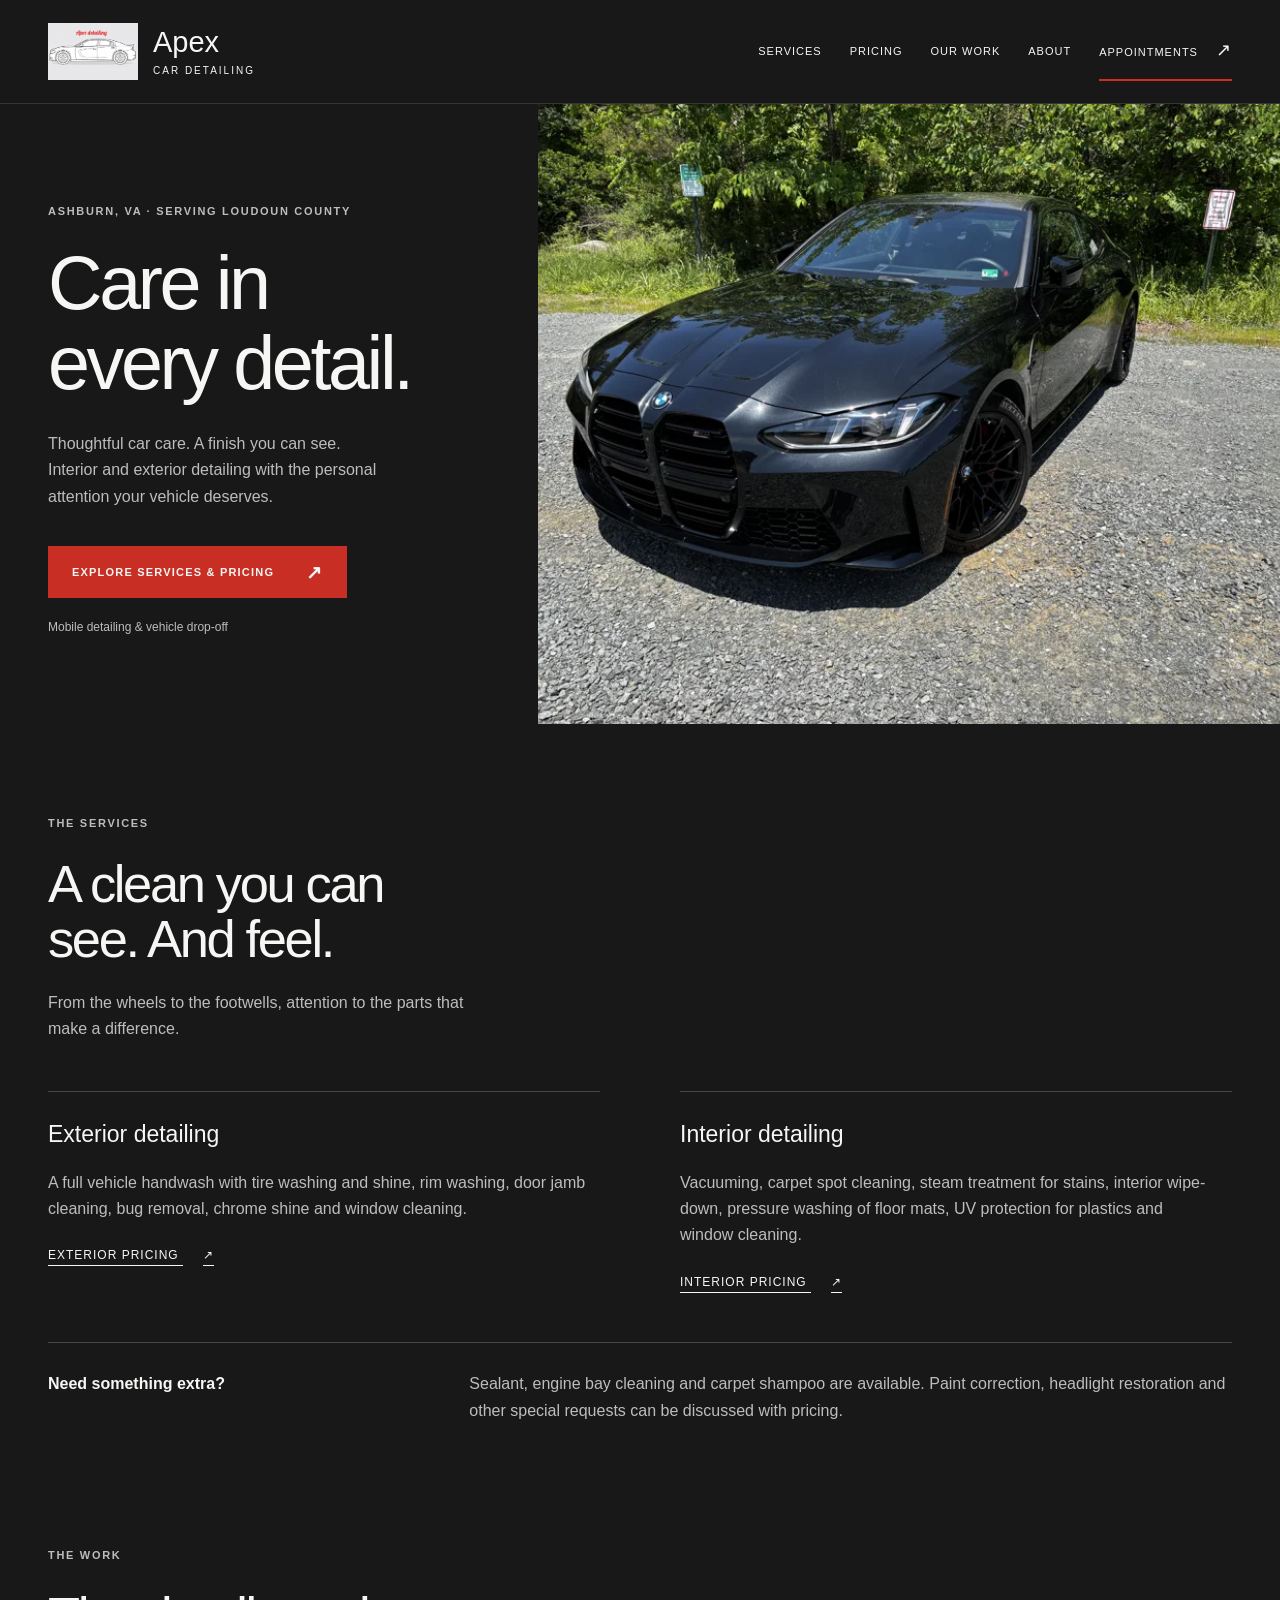
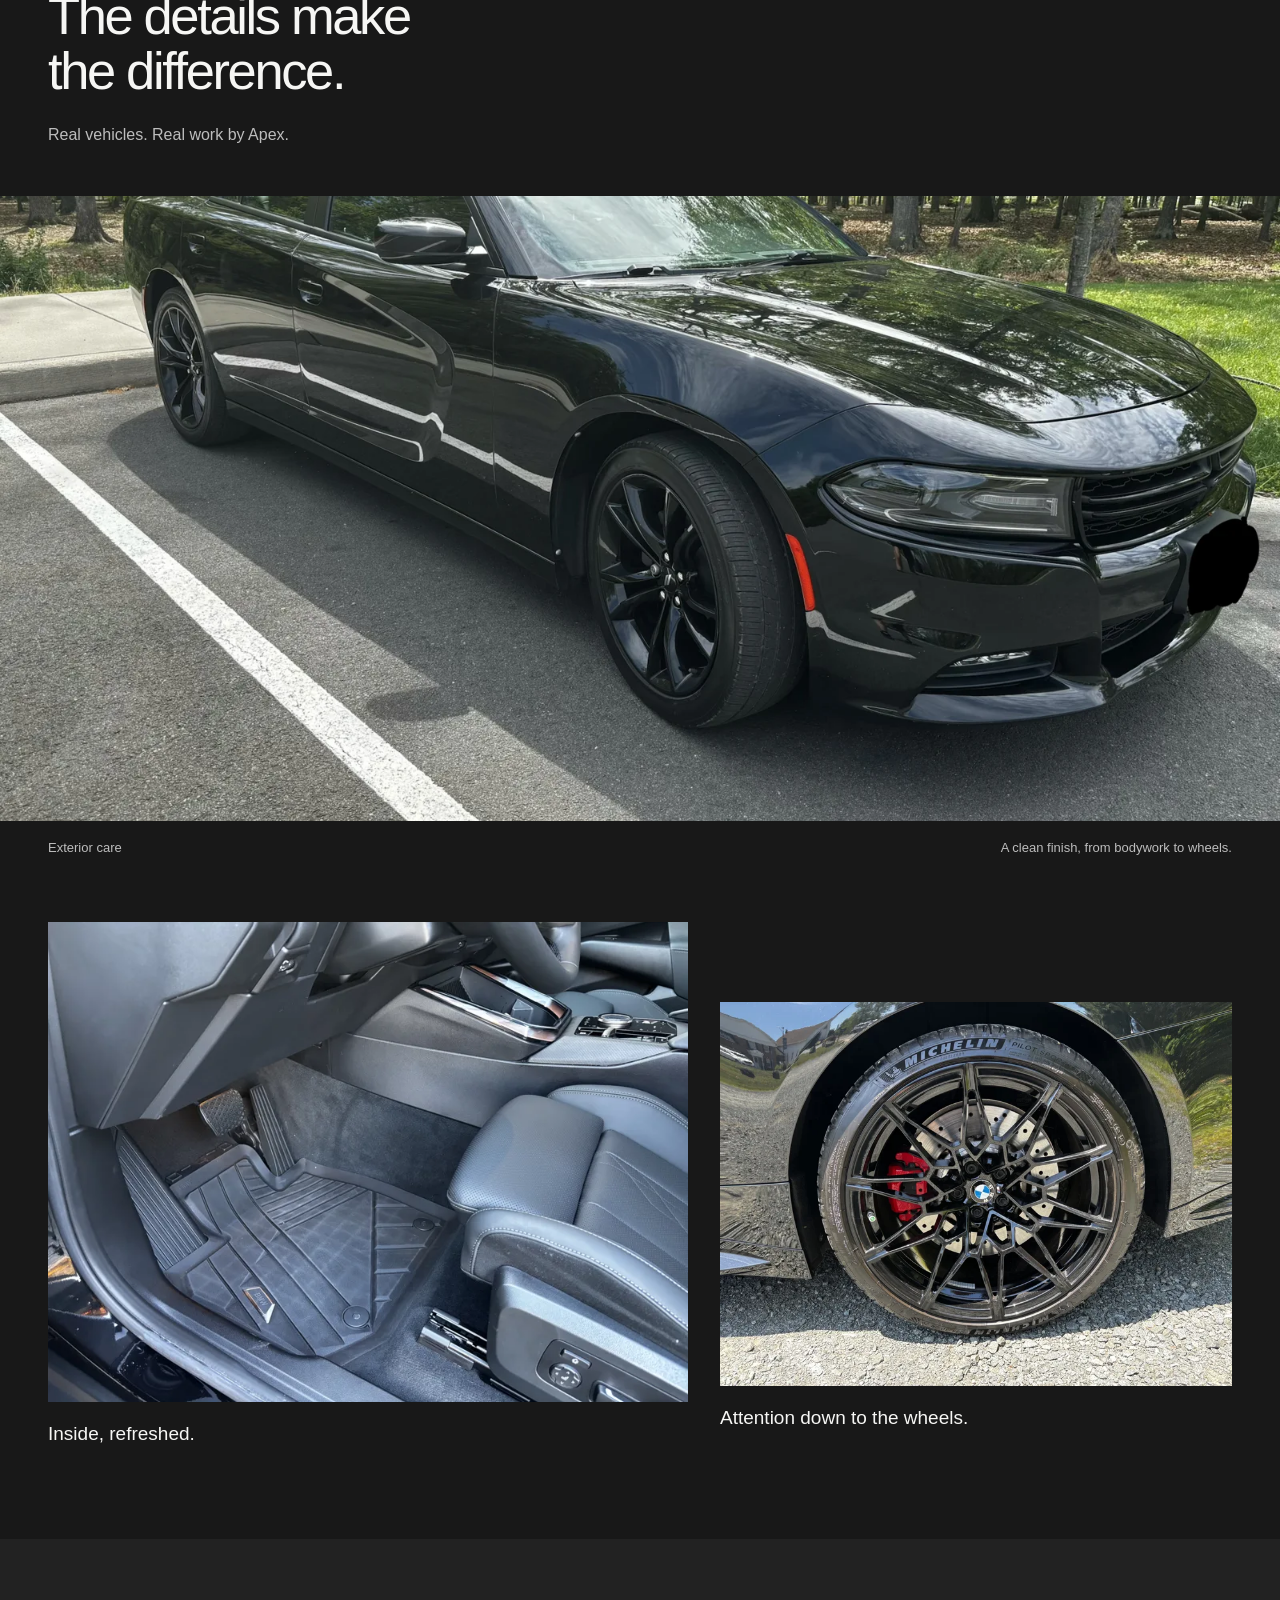
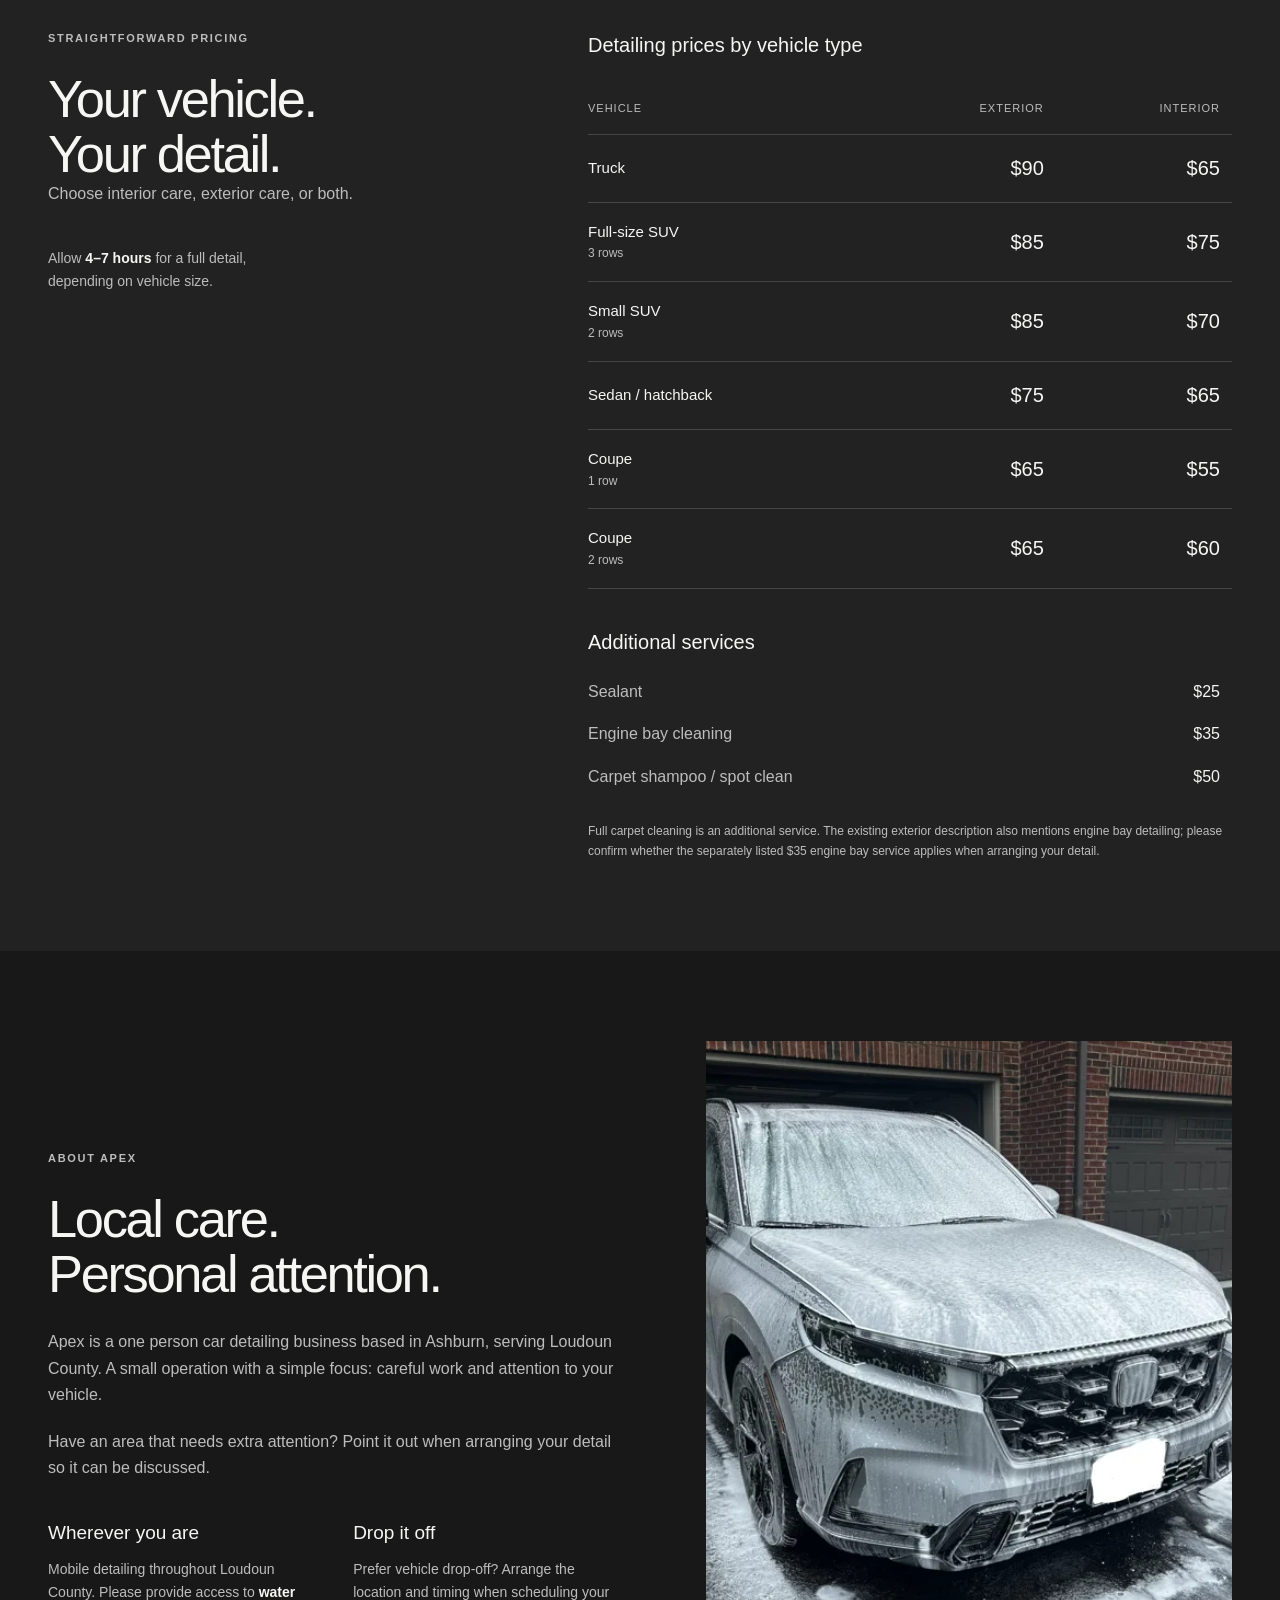
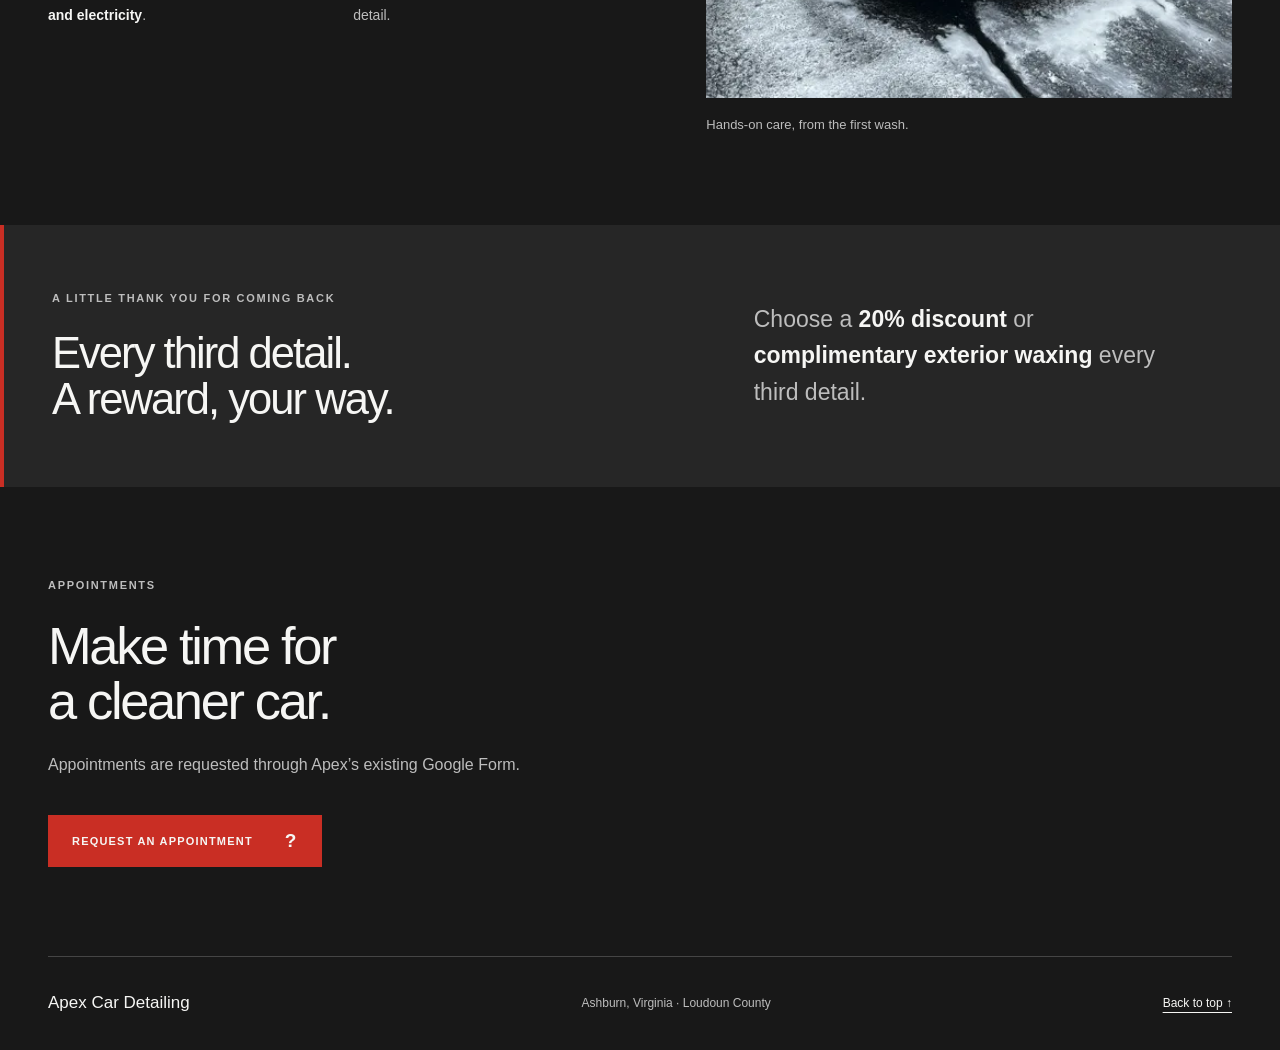
<file: publish/index.html>
<!doctype html>
<html lang="en">
<head>
  <meta charset="utf-8">
  <meta name="viewport" content="width=device-width, initial-scale=1">
  <meta name="theme-color" content="#181818">
  <title>Apex Car Detailing | Ashburn &amp; Loudoun County, VA</title>
  <meta name="description" content="Personal, detail-focused car care in Ashburn and Loudoun County, Virginia. Explore interior and exterior detailing, current prices, mobile service and vehicle drop-off.">
  <meta property="og:title" content="Apex Car Detailing | Care in every detail.">
  <meta property="og:description" content="Interior and exterior detailing in Ashburn and Loudoun County. Mobile and drop-off service, with clear pricing and personal attention.">
  <meta property="og:type" content="website">
  <meta property="og:locale" content="en_US">
  <link rel="icon" href="assets/apex-logo.webp" type="image/webp">
  <link rel="stylesheet" href="styles.css">
  <script type="application/ld+json">{"@context":"https://schema.org","@type":"AutomotiveBusiness","name":"Apex Car Detailing","description":"One-person car detailing business offering interior and exterior detailing, mobile service and vehicle drop-off.","address":{"@type":"PostalAddress","addressLocality":"Ashburn","addressRegion":"VA","addressCountry":"US"},"areaServed":{"@type":"AdministrativeArea","name":"Loudoun County, Virginia"}}</script>
</head>
<body>
<a class="skip-link" href="#main">Skip to content</a>
<header class="site-header">
  <a class="brand" href="#home" aria-label="Apex Car Detailing home"><img src="assets/apex-logo.webp" width="480" height="302" alt="Apex detailing logo with red lettering and a car illustration"><span>Apex <small>CAR DETAILING</small></span></a>
  <nav aria-label="Main navigation"><a href="#services">Services</a><a href="#pricing">Pricing</a><a href="#results">Our work</a><a href="#about">About</a><a class="nav-appointment" href="#appointments">Appointments <span aria-hidden="true">↗</span></a></nav>
</header>
<main id="main">
  <section class="hero" id="home" aria-labelledby="hero-title">
    <div class="hero-copy"><p class="eyebrow">ASHBURN, VA · SERVING LOUDOUN COUNTY</p><h1 id="hero-title">Care in<br>every detail.</h1><p>Thoughtful car care. A finish you can see.<br>Interior and exterior detailing with the personal attention your vehicle deserves.</p><a class="button" href="#pricing">Explore services &amp; pricing <span aria-hidden="true">↗</span></a><p class="hero-note">Mobile detailing &amp; vehicle drop-off</p></div>
    <img class="hero-photo" src="assets/IMG_7765-1600.webp" srcset="assets/IMG_7765-800.webp 800w, assets/IMG_7765-1600.webp 1600w" sizes="(max-width: 760px) 100vw, 60vw" width="1600" height="1200" alt="Detailed black BMW coupe with glossy bodywork in the sunlight" fetchpriority="high">
  </section>
  <section class="section wrap" id="services" aria-labelledby="services-title">
    <div class="section-heading"><p class="eyebrow">THE SERVICES</p><h2 id="services-title">A clean you can<br>see. And feel.</h2><p>From the wheels to the footwells, attention to the parts that make a difference.</p></div>
    <div class="service-grid">
      <article><h3>Exterior detailing</h3><p>A full vehicle handwash with tire washing and shine, rim washing, door jamb cleaning, bug removal, chrome shine and window cleaning.</p><a class="text-link" href="#pricing">Exterior pricing <span aria-hidden="true">↗</span></a></article>
      <article><h3>Interior detailing</h3><p>Vacuuming, carpet spot cleaning, steam treatment for stains, interior wipe-down, pressure washing of floor mats, UV protection for plastics and window cleaning.</p><a class="text-link" href="#pricing">Interior pricing <span aria-hidden="true">↗</span></a></article>
    </div>
    <div class="service-note"><strong>Need something extra?</strong><p>Sealant, engine bay cleaning and carpet shampoo are available. Paint correction, headlight restoration and other special requests can be discussed with pricing.</p></div>
  </section>
  <section class="results" id="results" aria-labelledby="results-title">
    <div class="wrap section-heading"><p class="eyebrow">THE WORK</p><h2 id="results-title">The details make<br>the difference.</h2><p>Real vehicles. Real work by Apex.</p></div>
    <figure class="wide-photo"><img src="assets/IMG_7617-1600.webp" srcset="assets/IMG_7617-800.webp 800w, assets/IMG_7617-1600.webp 1600w" sizes="100vw" width="1600" height="1200" alt="Dark Dodge Charger with a reflective finish, clean wheels and dressed tires" loading="lazy"><figcaption class="wrap">Exterior care <span>A clean finish, from bodywork to wheels.</span></figcaption></figure>
    <div class="wrap detail-grid">
      <figure><img src="assets/IMG_7440-800.webp" width="800" height="600" alt="Clean BMW front interior showing the seat, footwell and rubber floor mat" loading="lazy"><figcaption>Inside, refreshed.</figcaption></figure>
      <figure><img src="assets/IMG_7759-800.webp" width="800" height="600" alt="Clean black BMW alloy wheel with red brake caliper and dressed Michelin tire" loading="lazy"><figcaption>Attention down to the wheels.</figcaption></figure>
    </div>
  </section>
  <section class="section pricing" id="pricing" aria-labelledby="pricing-title"><div class="wrap pricing-layout">
    <div class="section-heading"><p class="eyebrow">STRAIGHTFORWARD PRICING</p><h2 id="pricing-title">Your vehicle.<br>Your detail.</h2><p>Choose interior care, exterior care, or both.</p><p class="time-note">Allow <strong>4–7 hours</strong> for a full detail, depending on vehicle size.</p></div>
    <div><table><caption>Detailing prices by vehicle type</caption><thead><tr><th scope="col">Vehicle</th><th scope="col">Exterior</th><th scope="col">Interior</th></tr></thead><tbody>
      <tr><th scope="row">Truck</th><td>$90</td><td>$65</td></tr>
      <tr><th scope="row">Full-size SUV <small>3 rows</small></th><td>$85</td><td>$75</td></tr>
      <tr><th scope="row">Small SUV <small>2 rows</small></th><td>$85</td><td>$70</td></tr>
      <tr><th scope="row">Sedan / hatchback</th><td>$75</td><td>$65</td></tr>
      <tr><th scope="row">Coupe <small>1 row</small></th><td>$65</td><td>$55</td></tr>
      <tr><th scope="row">Coupe <small>2 rows</small></th><td>$65</td><td>$60</td></tr>
    </tbody></table>
    <h3 class="extras-title">Additional services</h3><dl class="extras"><div><dt>Sealant</dt><dd>$25</dd></div><div><dt>Engine bay cleaning</dt><dd>$35</dd></div><div><dt>Carpet shampoo / spot clean</dt><dd>$50</dd></div></dl>
    <p class="fine-print">Full carpet cleaning is an additional service. The existing exterior description also mentions engine bay detailing; please confirm whether the separately listed $35 engine bay service applies when arranging your detail.</p></div>
  </div></section>
  <section class="section wrap about-layout" id="about" aria-labelledby="about-title">
    <div><p class="eyebrow">ABOUT APEX</p><h2 id="about-title">Local care.<br>Personal attention.</h2><p>Apex is a one person car detailing business based in Ashburn, serving Loudoun County. A small operation with a simple focus: careful work and attention to your vehicle.</p><p>Have an area that needs extra attention? Point it out when arranging your detail so it can be discussed.</p>
    <div class="service-options"><div><h3>Wherever you are</h3><p>Mobile detailing throughout Loudoun County. Please provide access to <strong>water and electricity</strong>.</p></div><div><h3>Drop it off</h3><p>Prefer vehicle drop-off? Arrange the location and timing when scheduling your detail.</p></div></div></div>
    <figure><img src="assets/IMG_8246-800.webp" width="800" height="600" alt="Volkswagen SUV covered in cleaning foam during an exterior wash in a driveway" loading="lazy"><figcaption>Hands-on care, from the first wash.</figcaption></figure>
  </section>
  <aside class="loyalty" aria-labelledby="loyalty-title"><div class="wrap loyalty-layout"><div><p class="eyebrow">A LITTLE THANK YOU FOR COMING BACK</p><h2 id="loyalty-title">Every third detail.<br>A reward, your way.</h2></div><p>Choose a <strong>20% discount</strong> or <strong>complimentary exterior waxing</strong> every third detail.</p></div></aside>
  <section class="section wrap appointments" id="appointments" aria-labelledby="appointments-title"><p class="eyebrow">APPOINTMENTS</p><h2 id="appointments-title">Make time for<br>a cleaner car.</h2><p>Appointments are requested through Apex’s existing Google Form.</p><a class="button" href="https://docs.google.com/forms/d/e/1FAIpQLScCVcWnlK6A2pICa0P-cwgEuQzfDMmjPSsfA2J5UzRwsz1N0Q/viewform">Request an appointment <span aria-hidden="true">?</span></a></section>
</main>
<footer class="wrap site-footer"><a class="footer-brand" href="#home">Apex Car Detailing</a><p>Ashburn, Virginia · Loudoun County</p><a href="#home">Back to top ↑</a></footer>
</body>
</html>
</file>
<file: publish/styles.css>
/* Ferrari-inspired editorial spacing and photography; Apex charcoal/red branding. */
:root{color-scheme:dark;--bg:#181818;--surface:#222;--ink:#f6f6f4;--muted:#bdbdbd;--line:#454545;--red:#c92e24;--space:clamp(64px,7vw,112px)}
*{box-sizing:border-box}html{scroll-padding-top:110px}body{margin:0;background:var(--bg);color:var(--ink);font-family:Arial,Helvetica,sans-serif;font-size:16px;line-height:1.65}a{color:inherit}img{display:block;max-width:100%;height:auto}h1,h2,h3,p,figure{margin:0}h1,h2{font-weight:500;line-height:1.05;letter-spacing:-.045em}h1{font-size:clamp(52px,5.9vw,88px)}h2{font-size:clamp(36px,4.1vw,58px)}h3{font-size:23px;font-weight:500;line-height:1.3}p{color:var(--muted)}p+p{margin-top:20px}a:focus-visible{outline:3px solid #fff;outline-offset:6px}a:hover{color:#fff}strong{color:var(--ink)}.wrap{width:min(1280px,calc(100% - 96px));margin-inline:auto}.section{padding-block:var(--space)}.eyebrow{font-size:11px;font-weight:700;letter-spacing:1.7px;margin-bottom:24px;color:var(--muted)}.skip-link{position:absolute;left:20px;top:-100px;background:#fff;color:#111;padding:12px;z-index:3}.skip-link:focus{top:12px}.site-header{min-height:104px;padding:16px 48px;display:flex;align-items:center;justify-content:space-between;gap:24px;border-bottom:1px solid #353535;background:var(--bg)}.brand{display:flex;align-items:center;gap:15px;text-decoration:none;font-size:29px;line-height:1.1}.brand img{width:90px;height:auto}.brand small{display:block;font-size:10px;letter-spacing:2px;margin-top:7px}.site-header nav{display:flex;align-items:center;gap:28px}.site-header nav a{font-size:11px;letter-spacing:1px;text-transform:uppercase;text-decoration:none;padding-block:14px}.site-header nav a:hover{text-decoration:underline;text-underline-offset:7px}.nav-appointment{border-bottom:2px solid var(--red)}.nav-appointment span{margin-left:14px;font-size:18px}.hero{display:grid;grid-template-columns:42% 58%;min-height:620px}.hero-copy{padding:76px 40px 64px 48px;align-self:center}.hero-copy>p:not(.eyebrow){max-width:390px;margin-top:28px;font-size:16px}.hero-photo{width:100%;height:100%;min-height:620px;object-fit:cover;object-position:48% center}.button{display:inline-flex;align-items:center;gap:32px;min-height:52px;margin-top:36px;padding:16px 24px;background:var(--red);font-size:11px;font-weight:700;letter-spacing:1.2px;text-transform:uppercase;text-decoration:none}.button:hover{background:#ab251d}.button span{font-size:19px;line-height:1}.hero-copy .hero-note{font-size:12px!important;margin-top:20px!important}.section-heading{max-width:650px;margin-bottom:48px}.section-heading>p:last-child:not(.eyebrow){margin-top:24px;max-width:450px}.service-grid{display:grid;grid-template-columns:1fr 1fr;gap:80px}.service-grid article{border-top:1px solid var(--line);padding-top:28px}.service-grid p{margin-top:20px;max-width:540px}.text-link{display:inline-block;margin-top:24px;font-size:12px;letter-spacing:1px;text-transform:uppercase;text-underline-offset:6px}.text-link span{margin-left:20px}.service-note{margin-top:48px;padding-top:28px;border-top:1px solid var(--line);display:grid;grid-template-columns:1fr 2fr;gap:40px}.results{padding-top:32px;padding-bottom:var(--space)}.wide-photo>img{width:100%;max-height:680px;aspect-ratio:2.05;object-fit:cover;object-position:center 55%}figcaption{font-size:13px;color:var(--muted);padding-top:16px}.wide-photo figcaption{display:flex;justify-content:space-between;gap:16px}.detail-grid{display:grid;grid-template-columns:1.25fr 1fr;gap:32px;margin-top:64px;align-items:start}.detail-grid figure:last-child{padding-top:80px}.detail-grid img{width:100%;aspect-ratio:4/3;object-fit:cover}.detail-grid figcaption{font-size:19px;color:var(--ink)}.pricing{background:var(--surface)}.pricing-layout{display:grid;grid-template-columns:1fr 1.4fr;gap:80px}.time-note{font-size:14px;margin-top:40px!important;max-width:260px!important}table{width:100%;border-collapse:collapse;font-variant-numeric:tabular-nums}caption{text-align:left;font-size:20px;padding-bottom:20px}th,td{padding:17px 12px;border-bottom:1px solid var(--line);text-align:right;font-weight:400}th:first-child{text-align:left;padding-left:0}thead th{color:var(--muted);font-size:11px;letter-spacing:1px;text-transform:uppercase}tbody th{font-size:15px}th small{display:block;font-size:12px;color:var(--muted)}td{font-size:20px}.extras-title{font-size:20px;margin-top:40px}.extras{margin:16px 0 0}.extras div{display:flex;justify-content:space-between;gap:24px;padding:8px 12px 8px 0}.extras dt{color:var(--muted)}.extras dd{margin:0;font-variant-numeric:tabular-nums}.fine-print{font-size:12px;margin-top:24px}.about-layout{display:grid;grid-template-columns:1.1fr 1fr;gap:80px;align-items:center}.about-layout h2+p{margin-top:28px}.about-layout figure img{width:100%;aspect-ratio:4/5;object-fit:cover;object-position:center}.service-options{margin-top:40px;display:grid;grid-template-columns:1fr 1fr;gap:32px}.service-options h3{font-size:19px;margin-bottom:12px}.service-options p{font-size:14px}.loyalty{background:#262626;padding-block:64px;border-left:4px solid var(--red)}.loyalty-layout{display:grid;grid-template-columns:1.3fr 1fr;gap:80px;align-items:center}.loyalty h2{font-size:clamp(32px,3.4vw,46px)}.loyalty-layout>p{font-size:23px;line-height:1.6;max-width:440px}.appointments{max-width:1280px}.appointments>p:not(.eyebrow){max-width:570px;margin-top:24px}.site-footer{border-top:1px solid var(--line);padding-block:32px;display:flex;justify-content:space-between;gap:24px;align-items:center;font-size:12px}.footer-brand{font-size:17px;text-decoration:none}.site-footer>a:last-child{text-underline-offset:5px}
@media(min-width:1600px){.hero-copy{padding-left:max(48px,calc((100vw - 1400px)/2))}.hero{min-height:720px}}
@media(max-width:1050px){.site-header{padding-inline:28px}.site-header nav{gap:18px}.brand{font-size:23px}.brand img{width:72px}.wrap{width:calc(100% - 56px)}.hero{grid-template-columns:45% 55%;min-height:540px}.hero-copy{padding:56px 28px}.hero-photo{min-height:540px}.hero-copy .eyebrow{font-size:10px}.pricing-layout,.about-layout{gap:40px}.service-grid{gap:40px}}
@media(max-width:760px){html{scroll-padding-top:24px}.site-header{padding:18px 24px;display:block}.brand{font-size:25px}.brand img{width:70px}.site-header nav{margin-top:18px;gap:8px;justify-content:space-between;flex-wrap:wrap}.site-header nav a{font-size:10px;letter-spacing:.5px;min-height:44px;padding-block:12px}.nav-appointment span{margin-left:4px;font-size:14px}.wrap{width:calc(100% - 48px)}.hero{display:flex;flex-direction:column;min-height:0}.hero-copy{padding:48px 24px}.hero-copy>p:not(.eyebrow){max-width:440px}.hero-photo{min-height:0;height:auto;aspect-ratio:4/3;object-fit:cover}.hero-copy .eyebrow{font-size:10px;letter-spacing:1.25px}h1{font-size:60px}.service-grid,.pricing-layout,.about-layout,.loyalty-layout{grid-template-columns:1fr;gap:36px}.service-note{grid-template-columns:1fr;gap:12px}.section-heading{margin-bottom:36px}.pricing-layout .section-heading{margin-bottom:0}.detail-grid{grid-template-columns:1fr;gap:32px;margin-top:36px}.detail-grid figure:last-child{padding-top:0}.wide-photo>img{aspect-ratio:4/3}.wide-photo figcaption{display:block}.wide-photo figcaption span{display:block;margin-top:4px}.about-layout figure img{aspect-ratio:4/3}.loyalty-layout>p{font-size:20px}.site-footer{align-items:start;flex-direction:column;gap:14px}.site-footer p+p{margin:0}.service-options{gap:24px}.button{gap:24px}.time-note{margin-top:24px!important}}
@media(max-width:360px){.site-header{padding-inline:18px}.wrap{width:calc(100% - 36px)}.hero-copy{padding-inline:18px}h1{font-size:52px}.site-header nav{gap:5px}.site-header nav a{font-size:9px}.nav-appointment span{display:none}th,td{padding-inline:7px}tbody th{font-size:13px}.service-options{grid-template-columns:1fr}}
@media(prefers-reduced-motion:no-preference){html{scroll-behavior:smooth}.button{transition:background-color .15s ease}}

.results>.section-heading{max-width:1280px}
</file>
